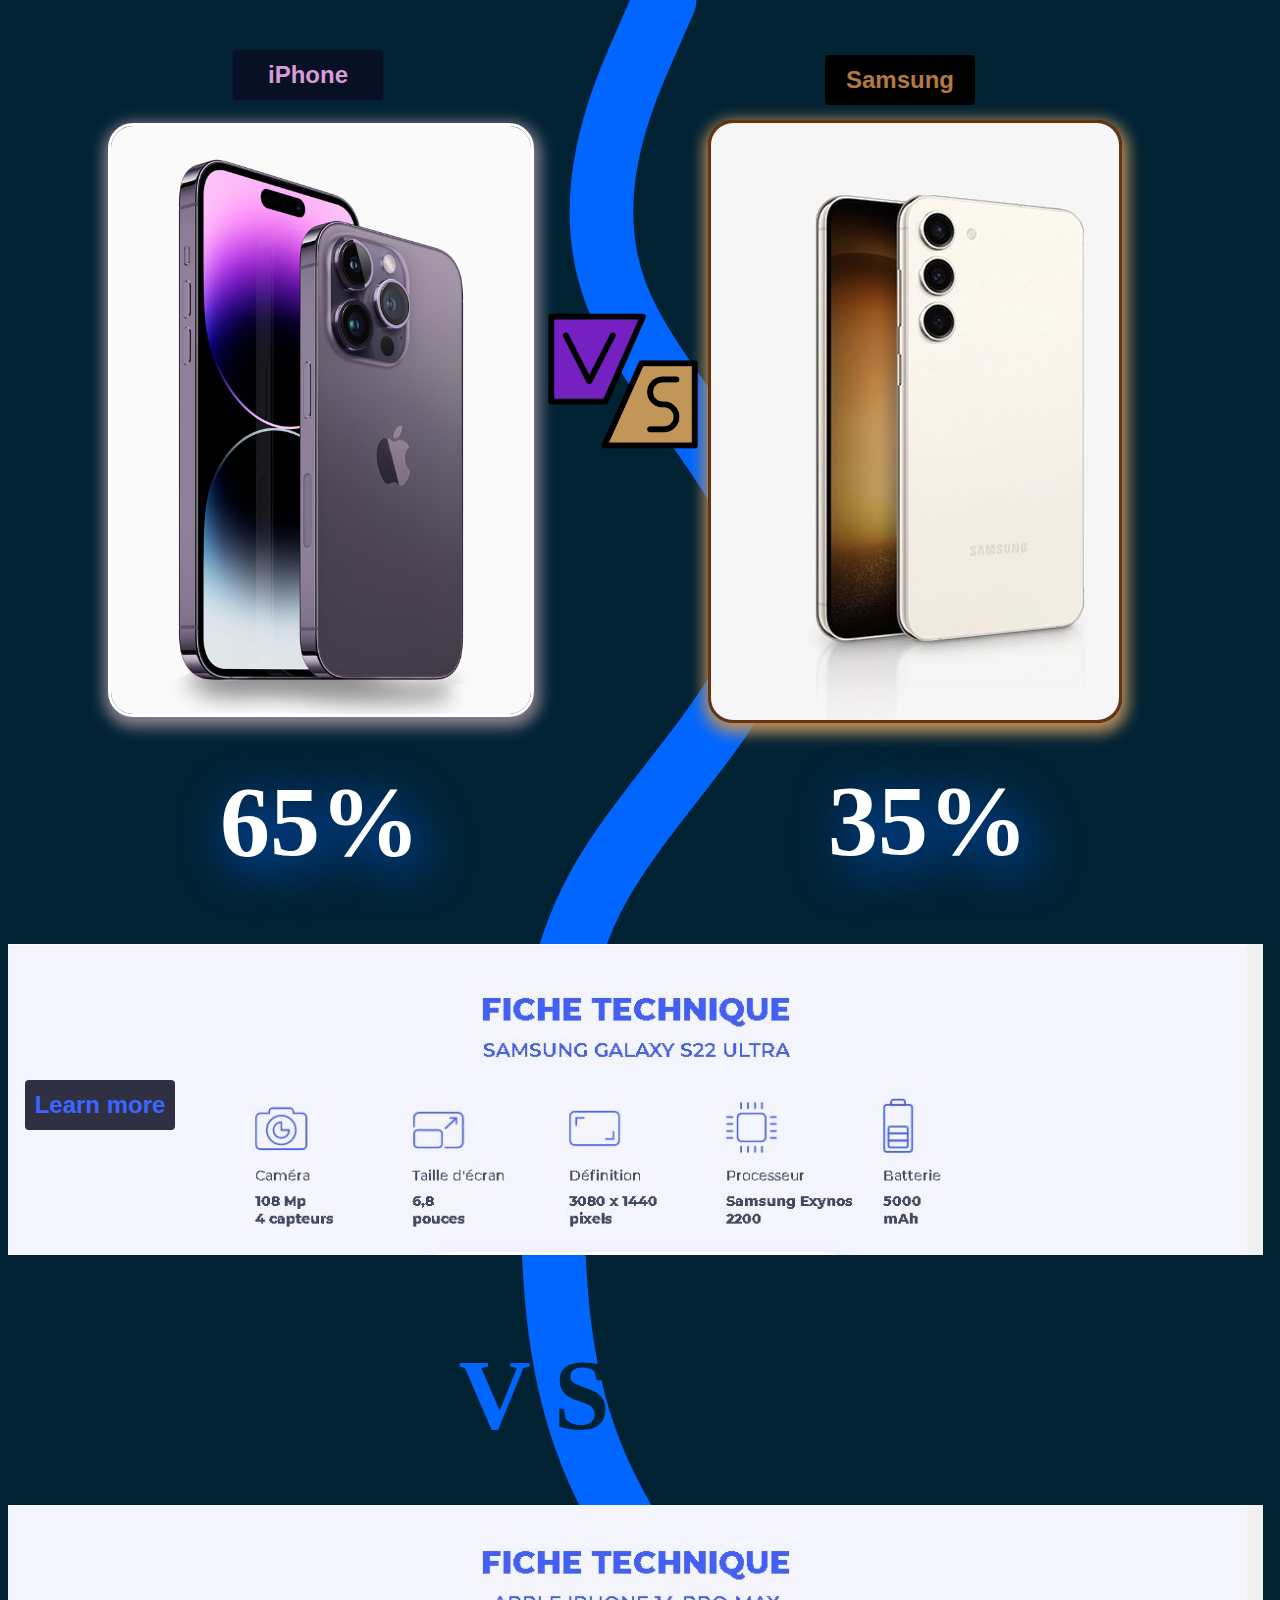
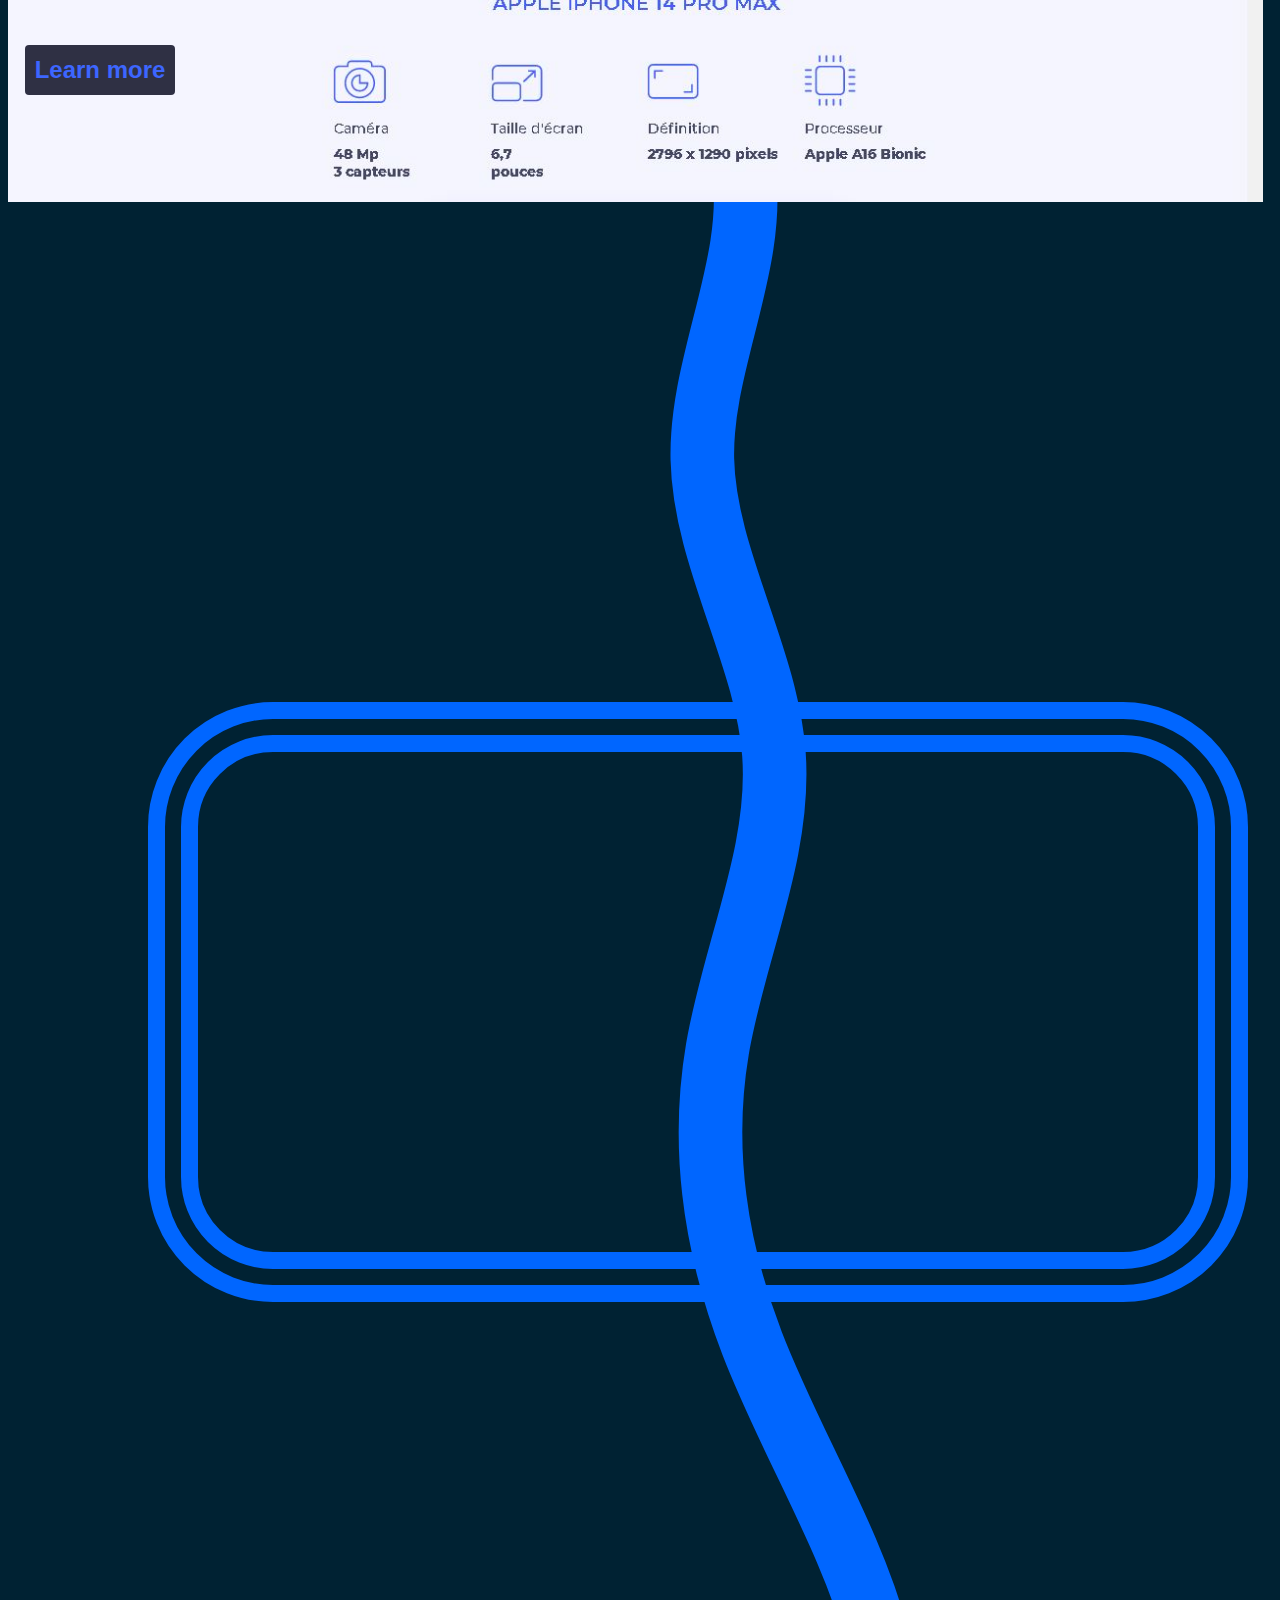
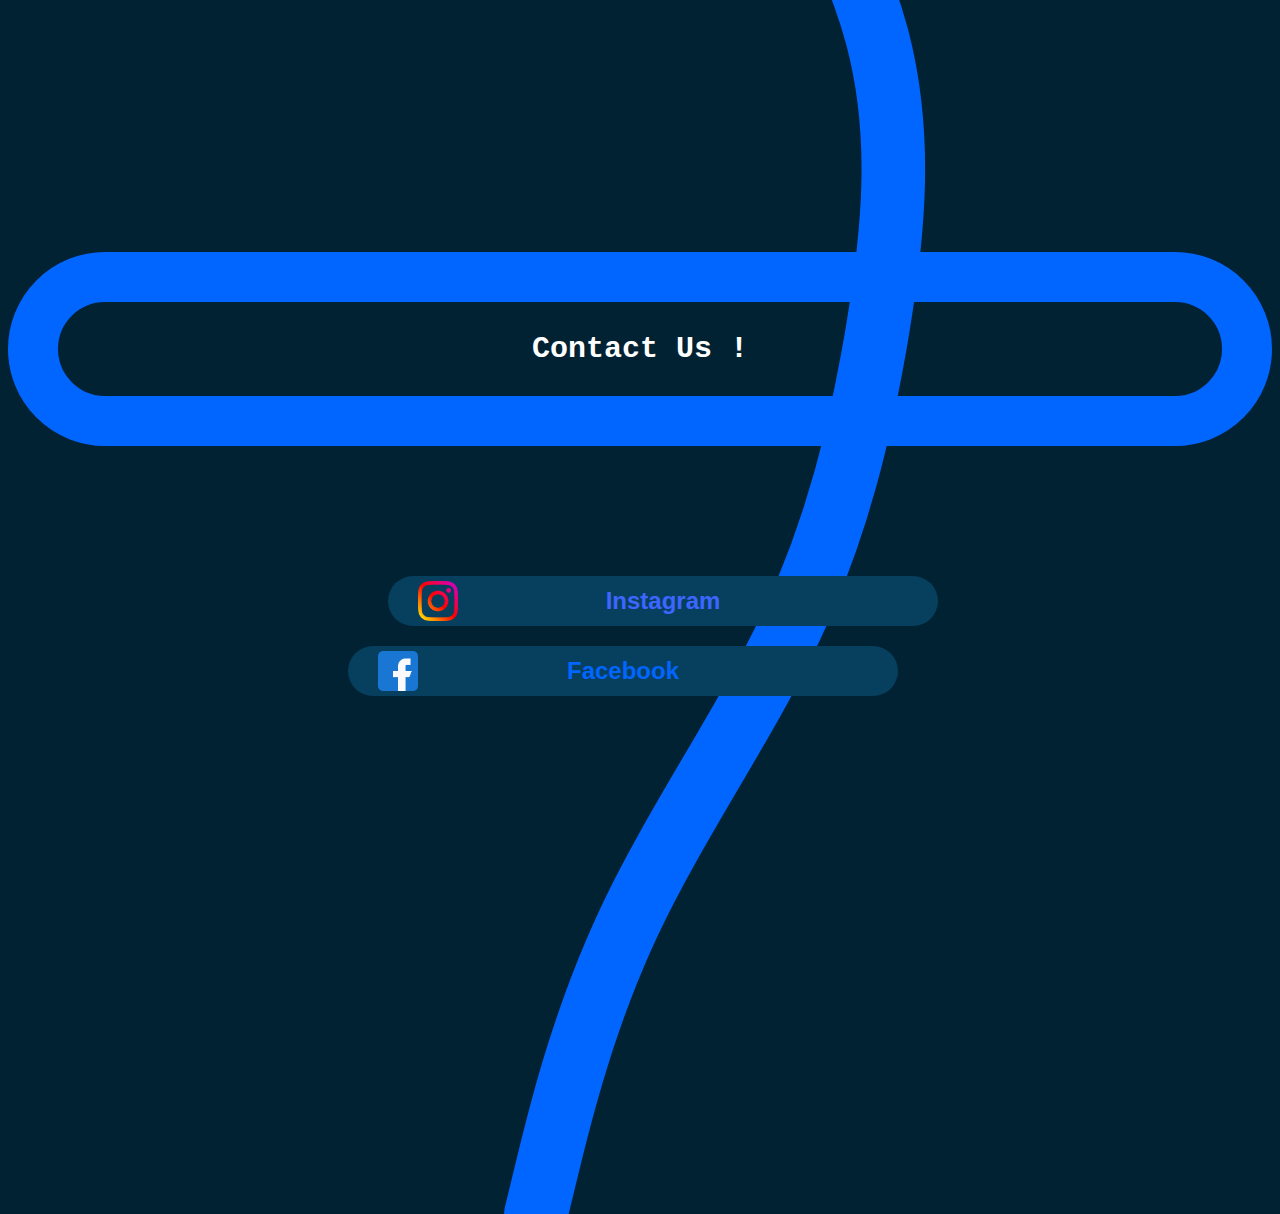
<file: index.html>
<!DOCTYPE html>
<html lang="en">
<head>
    <meta charset="UTF-8">
    <meta http-equiv="X-UA-Compatible" content="IE=edge">
    <meta name="viewport" content="width=device-width, initial-scale=1.0">
    <title>Iphone & Samsung - VS</title>
    <link rel="stylesheet" href="style.css">
    <meta content="dark" name="color-scheme">
    <link rel="icon" href="apple.png">
</head>
<body>

    <a href="https://www.apple.com/iphone/" target="_blank"><button class="button1">iPhone</button></a>
    <a href="https://www.samsung.com/us/" target="_blank"><button class="button2">Samsung</button></a>
    <img src="samsung.JPG" class="samsung">
    <img src="iphone.jpg" class="iphone">
<div>
<h1 class="iphP">65%</h1>
<h1 class="samsP">35%</h1>
<h1 class="vs2"><font color="#0066FF">V </font><font color="#002233">S</font></h1>
</div>

<img src="ftsamsung.JPG" class="ftsamsung">
<img src="ftiphone.JPG" class="ftiphone">


<a href="https://www.frandroid.com/produits/smartphones/samsung/1215601-samsung-galaxy-s22-ultra#js-technical-specs-list" target="_blank"><button class="learn1">Learn more</button></a>


<a href="https://www.frandroid.com/produits/smartphones/apple/1460842-apple-iphone-14-pro-max#js-technical-specs-list" target="_blank"><button class="learn2">Learn more</button></a>

<iframe width="1000" height="500" class="video" src="https://www.youtube.com/embed/2O6qKWKNsN8" title="YouTube video player" frameborder="0" allow="accelerometer; autoplay; clipboard-write; encrypted-media; gyroscope; picture-in-picture; web-share" allowfullscreen></iframe>

<p class="contact">Contact Us !</p>
<a href="https://www.instagram.com/a_miro1/" target="_blank"><button class="instagram">Instagram</button></a>
<a href="https://www.facebook.com/profile.php?id=100085128295537" target="_blank"><button class="facebook">Facebook</button></a>
<img src="instagram (1).png" class="instalogo" >
<img src="facebook.png" class="facelogo" >
<img src="vs.png" class="vspng">


</body>
</html>
</file>
<file: style.css>
* {
    scroll-behavior: smooth;
    list-style: none;
    text-decoration: none;
  }
  body {
    display: grid;
    background-image: url("wave-haikei (11).svg");
    background-repeat: no-repeat;
    background-size:cover ;
    
    text-decoration: none;
    margin-top: 100px;
  }
  .button-container {
    position: relative;
  }
  .button1 {
    width: 150px;
    height: 50px;
    cursor: pointer;
    border-radius: 4px;
    color: rgb(218, 154, 213);
    background-color: rgb(8, 16, 37);
    border: none;
    font-weight: bold;
    font-size: 24px;
    font-family: Arial, Helvetica, sans-serif;
    transition-duration: 0.4s;
    border: none;
    border-color: rgb(102, 123, 158);
    margin-left: 125px;
    border-width: 3px;
    display: inline-block;
    position: absolute;
    top: 50px;
    left: 108px;
  }
  .button1:hover {
    border: solid;
    border-width: 3px;
    color: white;
    border-color: rgb(218, 154, 213);
    background-color: rgb(47, 5, 92);
  }
  .button1:active {
    opacity: 0.7;
  }
  .button2 {
    width: 150px;
    height: 50px;
    cursor: pointer;
    border-radius: 4px;
    color: rgb(179, 122, 64);
    background-color: black;
    border: none;
    font-weight: bold;
    font-size: 24px;
    font-family: Arial;
    transition-duration: 0.4s;
    border: none;
    border-color: rgb(102, 123, 158);
    border-width: 3px;
    margin-bottom: 100px;
    display: inline-block;
    position: absolute;
    top: 55px;
    left: 825px;
  }

  a {
    pointer-events: none;
  }
  .button1,
  .button2 {
    pointer-events: all;
  }
  .button2:hover {
    color: white;
    border: solid;
    border-color: rgb(192, 113, 33);
    background-color: rgb(146,114,74);
    border-width: 3px;
  }
  .button2:active {
    opacity: 0.8;
  }
  .samsung {
    box-shadow: 1px 5px 15px 5px rgb(185, 144, 92);
    border-radius: 25px;
    border-radius: 25px;
    border-style: solid;
    border-color: rgb(105, 51, 13);
    transition: transform 1s;
    display: ruby;
    position: relative;
    left: 700px;
    top: 20px;
  }
  .samsung:hover {
    transform: scaleX(0.98);
  }
  .iphone {
    width: 420px;
    position: relative;
    left: 100px;
    bottom: 580px;
    box-shadow: 1px 5px 15px 5px rgb(141, 130, 146);
    border-radius: 25px;
    border-style: solid;
    transition: transform 1s;
  }
  .iphone:hover {
    transform: scaleX(0.98);
  }




.iphP{
    text-align: center;
    font-size: 100px;
    font-weight: 900;
    font-family:'Times New Roman', Times, serif;
    position: relative;
    bottom: 600px;
    right: 320px;
    cursor:context-menu;
    text-shadow: 0.1em 0.1em 50px rgb(0,102,255);


}


.samsP{
    text-align: center;
    font-size: 100px;
    font-weight: 900;
    font-family:'Times New Roman', Times, serif;
    position: relative;
    display:inline-block;
    bottom: 850px;
    left: 820px;
    cursor:context-menu;
    text-shadow: 0.1em 0.1em 50px rgb(0,102,255);
}

.vs2{
    text-align: center;
    font-size: 100px;
    font-weight: 900;
    font-family:'Times New Roman', Times, serif;
    position: relative;
    bottom: 525px;
    right: 106px;
    cursor:context-menu;
}
.ftsamsung{
  width: 1255px;
    position: relative;
    bottom: 1100px;
}

.ftiphone{
  width: 1255px;
    position: relative;
    bottom: 850px;
}



.learn1,
.learn2 {
  pointer-events: all;
}




.learn1{
    width: 150px;
    height: 50px;
    cursor: pointer;
    border-radius: 4px;
    color: rgb(61,102,255);
    background-color: rgb(47, 48, 68);
    border: none;
    font-weight: bold;
    font-size: 24px;
    font-family: Arial;
    transition-duration: 0.5s;
    border: none;
    border-color: rgb(102, 123, 158);
    border-width: 3px;
    margin-bottom: 100px;
    display: inline-block;
    position: absolute;
    top: 1080px;
    left: 25px;

}
.learn1:hover{
    color: rgb(47, 48, 68);
    background-color: rgb(76, 93, 250);

}
.learn1:active{
    opacity: 0.8;
}





.learn2{
    width: 150px;
    height: 50px;
    cursor: pointer;
    border-radius: 4px;
    color: rgb(61,102,255);
    background-color: rgb(47, 48, 68);
    border: none;
    font-weight: bold;
    font-size: 24px;
    font-family: Arial;
    transition-duration: 0.5s;
    border: none;
    border-color: rgb(102, 123, 158);
    border-width: 3px;
    margin-bottom: 100px;
    display: inline-block;
    position: absolute;
    top: 1645px;
    left: 25px;
}
.learn2:hover{
    color: rgb(47, 48, 68);
    background-color: rgb(76, 93, 250);

}
.learn2:active{
    opacity: 0.8;
}



.video{
    position: relative;
    left: 140px;
    bottom: 350px;
    border-style:double;
    border-radius: 125px;
    border-width: 50px;
    border-color: rgb(0,102,255);
 }

 .contact{
    font-weight: bold;
    font-size: 30px;
    font-family: 'Courier New', Courier, monospace;
    margin-top: 400px;
    text-align: center;
    position: relative;
    bottom: 200px;
    border-style: solid;
    border-width: 50px;
    border-color: rgb(0,102,255);
    border-radius: 150px;
    border-spacing: 8000px;
    padding-top: 30px;
    padding-bottom: 30px;

 }

 .facebook{
    width: 550px;
    height: 50px;
    cursor: pointer;
    border-radius: 25px;
    color: rgb(0,102,255);
    background-color: rgb(6, 64, 94);
    border: none;
    font-weight: bold;
    font-size: 24px;
    font-family: Arial;
    transition-duration: 0.5s;
    border: none;
    border-color: rgb(102, 123, 158);
    border-width: 3px;
    margin-bottom: 100px;
    display: inline-block;
    position: relative;
    bottom: 180px;
    left: 340px;
    
}
.facebook:hover{
    color: rgb(47, 48, 68);
    background-color: rgb(0,102,255);
    
}
.instagram{
    width: 550px;
    height: 50px;
    cursor: pointer;
    border-radius: 25px;
    color: rgb(61,102,255);
    background-color: rgb(6, 64, 94);
    border: none;
    font-weight: bold;
    font-size: 24px;
    font-family: Arial;
    transition-duration: 0.5s;
    border: none;
    border-color: rgb(102, 123, 158);
    border-width: 3px;
    margin-bottom: 100px;
    display: inline-block;
    position: relative;
    left: 380px;
    bottom: 100px;
}
.instagram:hover{
    color: rgb(47, 48, 68);
    background-color: rgb(0,102,255);
}
.facebook,
.instagram {
  pointer-events: all;
}

.instalogo{
  position: relative;
  bottom: 395px;
  left: 410px;
  width: 40px;
  
}
.facelogo{
  position: relative;
  bottom: 365px;
  left: 370px;
  width: 40px;

}

.vspng{
  position: relative;
  bottom:3950px;
  left: 540px;
  width:150px;
}
</file>
